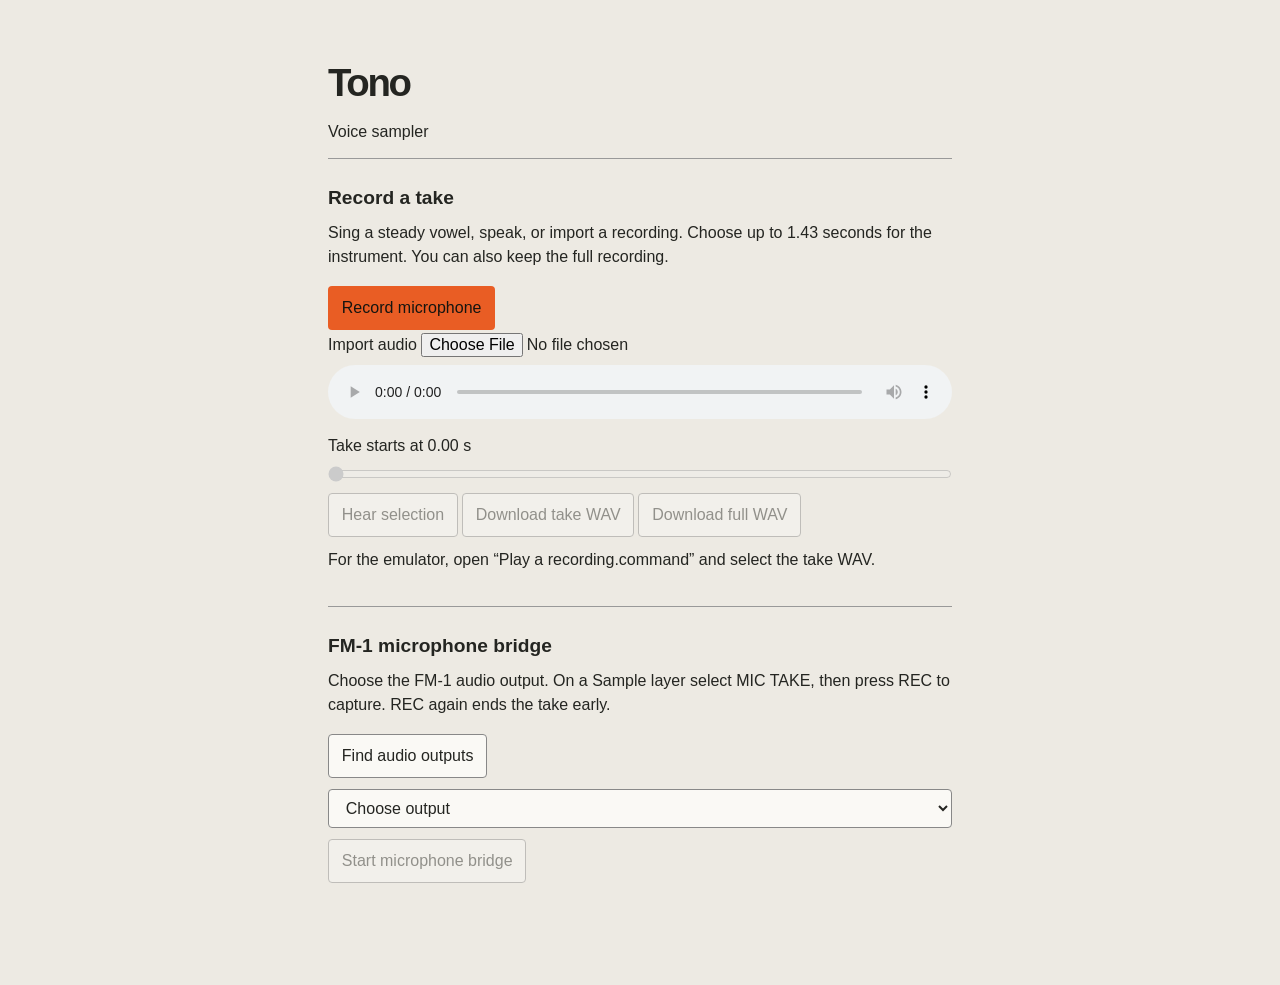
<file: ambplus/sampler/recorder.html>
<!doctype html>
<html lang="en"><meta charset="utf-8"><meta name="viewport" content="width=device-width,initial-scale=1">
<link rel="icon" href="data:,"><title>Tono · Voice sampler</title>
<style>
*{box-sizing:border-box}body{max-width:42rem;margin:6vh auto;padding:0 1.5rem;background:#edeae3;color:#242521;font:1rem/1.5 Helvetica,Arial,sans-serif}
h1{font-size:2.4rem;letter-spacing:-.06em;margin:0}h2{font-size:1.2rem;margin:.3rem 0}section{border-top:1px solid #999;padding:1.25rem 0}
button,select,input{font:inherit}button,select{padding:.55rem .8rem;border:1px solid #888;border-radius:.25rem;background:#faf9f5;color:inherit}button.primary{background:#e95d24;color:#151510;border-color:transparent}button:disabled{opacity:.45}
p{margin:.5rem 0 .9rem}label{display:block}audio,select,input[type=range]{width:100%;margin:.5rem 0}button{margin:.2rem .25rem .2rem 0}output{display:block;min-height:1.6rem}
</style>
<h1>Tono</h1><p>Voice sampler</p>
<section><h2>Record a take</h2><p>Sing a steady vowel, speak, or import a recording. Choose up to 1.43 seconds for the instrument. You can also keep the full recording.</p>
<button id="rec" class="primary">Record microphone</button><label>Import audio <input id="file" type="file" accept="audio/*"></label>
<audio id="player" controls></audio><label>Take starts at <span id="time">0.00 s</span><input id="start" type="range" min="0" max="0" step=".01" value="0" disabled></label>
<button id="preview" disabled>Hear selection</button><button id="save" disabled>Download take WAV</button><button id="full" disabled>Download full WAV</button>
<p>For the emulator, open “Play a recording.command” and select the take WAV.</p></section>
<section><h2>FM-1 microphone bridge</h2><p>Choose the FM-1 audio output. On a Sample layer select MIC TAKE, then press REC to capture. REC again ends the take early.</p>
<button id="detect">Find audio outputs</button><select id="sink" aria-label="Audio output"><option value="">Choose output</option></select><button id="bridge" disabled>Start microphone bridge</button></section>
<output id="msg" role="status"></output>
<script>
const el=id=>document.getElementById(id), msg=text=>el('msg').textContent=text;
const MAX=7040/4900;
let ctx, buffer, recorder, mic, chunks, route, routeMic, audition, url;
function context(){return ctx ||=new AudioContext()}
function stopTracks(s){if(s)s.getTracks().forEach(t=>t.stop())}
function wav(buf,begin,duration){
 const first=Math.round(begin*buf.sampleRate), count=Math.min(buf.length-first,Math.round(duration*buf.sampleRate));
 const ab=new ArrayBuffer(44+2*count),d=new DataView(ab);
 const tag=(i,s)=>[...s].forEach((c,j)=>d.setUint8(i+j,c.charCodeAt(0)));
 tag(0,'RIFF');d.setUint32(4,36+2*count,true);tag(8,'WAVE');tag(12,'fmt ');d.setUint32(16,16,true);d.setUint16(20,1,true);d.setUint16(22,1,true);d.setUint32(24,buf.sampleRate,true);d.setUint32(28,buf.sampleRate*2,true);d.setUint16(32,2,true);d.setUint16(34,16,true);tag(36,'data');d.setUint32(40,count*2,true);
 const channels=Array.from({length:buf.numberOfChannels},(_,i)=>buf.getChannelData(i));
 for(let i=0;i<count;i++){let x=0;for(const c of channels)x+=c[first+i];d.setInt16(44+2*i,Math.max(-32768,Math.min(32767,Math.round(x*32767/channels.length))),true)}
 return new Blob([ab],{type:'audio/wav'});
}
function download(blob,name){const a=document.createElement('a');a.href=URL.createObjectURL(blob);a.download=name;a.click();setTimeout(()=>URL.revokeObjectURL(a.href),5000)}
async function load(blob){
 const b=await context().decodeAudioData(await blob.arrayBuffer());
 let onset=b.length;
 for(let ch=0;ch<b.numberOfChannels;ch++){const samples=b.getChannelData(ch);for(let i=0;i<onset;i++)if(Math.abs(samples[i])>.009){onset=i;break}}
 if(onset===b.length)throw Error('No signal in that recording. Check the microphone and try again.');
 buffer=b;el('start').max=Math.max(0,b.duration-.06);el('start').value=Math.max(0,onset/b.sampleRate-.025);el('time').textContent=Number(el('start').value).toFixed(2)+' s';
 for(const id of ['save','full','start','preview'])el(id).disabled=false;
 if(url)URL.revokeObjectURL(url);url=URL.createObjectURL(blob);el('player').src=url;msg('Recording ready.');
}
el('rec').onclick=async()=>{
 if(recorder?.state==='recording'){recorder.stop();return}
 try{el('rec').disabled=true;mic=await navigator.mediaDevices.getUserMedia({audio:{echoCancellation:false,noiseSuppression:false,autoGainControl:false}});chunks=[];recorder=new MediaRecorder(mic);
 recorder.ondataavailable=e=>chunks.push(e.data);recorder.onstop=async()=>{stopTracks(mic);el('rec').textContent='Record microphone';try{await load(new Blob(chunks,{type:recorder.mimeType}))}catch(e){msg(e.message)}};
 recorder.start();el('rec').textContent='Stop recording';msg('Recording microphone…')}
 catch(e){stopTracks(mic);msg(e.message)}finally{el('rec').disabled=false}
};
el('file').onchange=async e=>{try{if(e.target.files[0])await load(e.target.files[0])}catch(err){msg(err.message)}};
el('start').oninput=e=>el('time').textContent=Number(e.target.value).toFixed(2)+' s';
el('preview').onclick=async()=>{await context().resume();if(audition)audition.stop();audition=ctx.createBufferSource();audition.buffer=buffer;audition.connect(ctx.destination);audition.start(0,+el('start').value,MAX)};
el('save').onclick=()=>download(wav(buffer,+el('start').value,MAX),'Tono take.wav');
el('full').onclick=()=>download(wav(buffer,0,buffer.duration),'Tono recording.wav');
el('detect').onclick=async()=>{let s;try{s=await navigator.mediaDevices.getUserMedia({audio:true});const devices=await navigator.mediaDevices.enumerateDevices();el('sink').length=1;
 for(const d of devices.filter(d=>d.kind==='audiooutput' && d.deviceId!=='default' && d.deviceId!=='communications'))el('sink').add(new Option(d.label,d.deviceId));
 msg(el('sink').length>1?'Choose the FM-1 output.':'No selectable audio outputs. Try desktop Chrome with the FM-1 connected.')}catch(e){msg(e.message)}finally{stopTracks(s)}};
el('sink').onchange=()=>el('bridge').disabled=!el('sink').value;
async function disconnect(){stopTracks(routeMic);routeMic=null;if(route)await route.close();route=null;el('bridge').textContent='Start microphone bridge';el('sink').disabled=false}
el('bridge').onclick=async()=>{if(route){await disconnect();msg('Bridge stopped.');return}
 try{route=new AudioContext();if(!route.setSinkId)throw Error('Use desktop Chrome to choose a bridge output.');
 await route.setSinkId(el('sink').value);routeMic=await navigator.mediaDevices.getUserMedia({audio:{echoCancellation:false,noiseSuppression:false,autoGainControl:false}});
 route.createMediaStreamSource(routeMic).connect(route.destination);await route.resume();el('bridge').textContent='Stop bridge';el('sink').disabled=true;msg('Microphone routed to '+el('sink').selectedOptions[0].text)}
 catch(e){await disconnect();msg(e.message)}};
</script></html>
</file>
